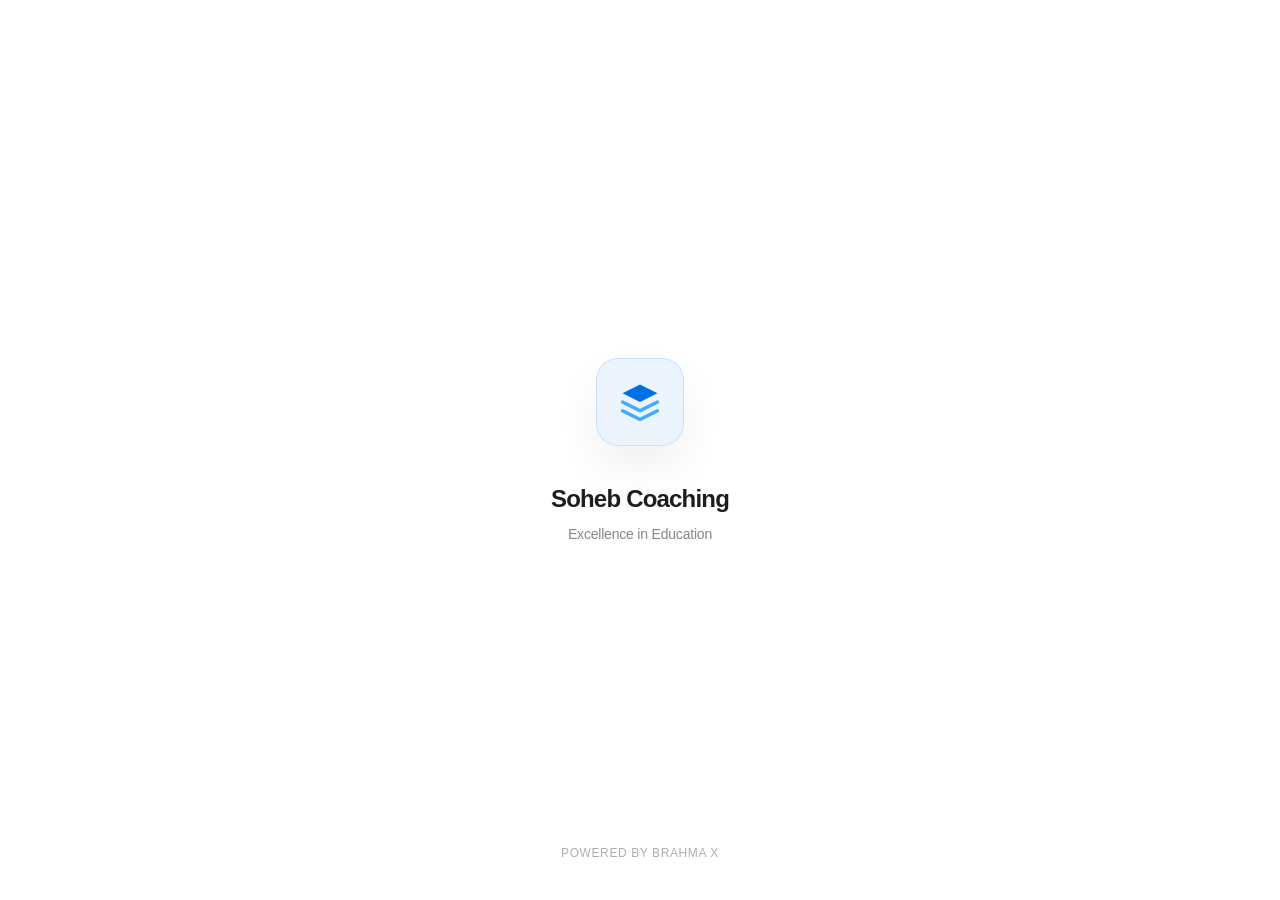
<file: index.html>
<!DOCTYPE html>
<html lang="en">
<head>
    <meta charset="UTF-8">
    <meta name="viewport" content="width=device-width, initial-scale=1.0">
    <title>Soheb Coaching - Home</title>
    <link rel="stylesheet" href="style.css">
</head>
<body>

    <!-- Apple Style Premium Splash Screen (Yeh shuru mein dikhega) -->
    <div id="splash-screen" style="position: fixed; top: 0; left: 0; width: 100%; height: 100%; background: #ffffff; z-index: 9999; display: flex; flex-direction: column; align-items: center; justify-content: center; transition: opacity 0.5s ease;">
        <div class="splash-logo-box">
            <!-- Sleek Minimal Apple Icon -->
            <svg width="42" height="42" viewBox="0 0 24 24" fill="none" xmlns="http://www.w3.org/2000/svg">
                <path d="M12 2L2 7L12 12L22 7L12 2Z" fill="#0071e3"/>
                <path d="M2 17L12 22L22 17" stroke="#42aaff" stroke-width="2" stroke-linecap="round" stroke-linejoin="round"/>
                <path d="M2 12L12 17L22 12" stroke="#42aaff" stroke-width="2" stroke-linecap="round" stroke-linejoin="round"/>
            </svg>
        </div>
        <h1 class="splash-title" style="font-size: 24px; font-weight: 700; color: #1d1d1f; margin-top: 15px;">Soheb Coaching</h1>
        <p class="splash-subtitle" style="font-size: 14px; color: #86868b; margin-top: 5px;">Excellence in Education</p>
        <div class="powered-by" style="position: absolute; bottom: 40px; font-size: 12px; color: #aeaeb2;">powered by Brahma <We></We>X</div>
    </div>

    <!-- Apple Mockup App Container (Main Home Page Content) -->
    <div class="app-container">

        <!-- Scrollable Main Content Wrapper (Fixed banner & cutting issue) -->
        <div class="main-scroll-content" style="overflow-y: auto; flex-grow: 1; padding-bottom: 20px;">
            
            <!-- Top Header -->
            <div class="app-header" style="margin-top: 10px;">
                <h1>Soheb Coaching</h1>
                <div class="avatar-badge">SC</div>
            </div>

            <!-- Search Bar -->
            <div class="search-container">
                <svg class="search-icon" width="18" height="18" viewBox="0 0 24 24" fill="none" xmlns="http://www.w3.org/2000/svg">
                    <path d="M21 21L15 15M17 10C17 13.866 13.866 17 10 17C6.13401 17 3 13.866 3 10C3 6.13401 6.13401 3 10 3C13.866 3 17 6.13401 17 10Z" stroke="#86868b" stroke-width="2" stroke-linecap="round" stroke-linejoin="round"/>
                </svg>
                <input type="text" placeholder="Search students, teachers, records...">
            </div>

            <!-- Scrollable Banners -->
            <div class="banner-scroll-container">
                <div class="banner-card banner-1" style="background-image: linear-gradient(rgba(0,0,0,0.2), rgba(0,0,0,0.2)), url('https://i.ibb.co/rKtgMPpm/file-0000000009f48211b04cd31da444a947.png'); background-size: cover; background-position: center;">
    <span class="banner-tag">Featured</span>
    <div class="banner-content">
        <h3>Excellence in Education</h3>
        <p>Join Soheb Coaching</p>
    </div>
</div>

                <div class="banner-card banner-2">
                    <span class="banner-tag">Advanced</span>
                    <div class="banner-content">
                        <h3>Smart Learning, Future Ready</h3>
                        <p>Join Soheb Coaching</p>
                    </div>
                </div>
            </div>

            <!-- Statements & Control Section -->
            <h2 class="section-title">Statements & Control</h2>
            
            <div class="grid-menu">
                <!-- Teacher Statements Card -->
                <div class="light-card blue-tint" onclick="window.location.href='teachers.html'">
                    <div class="illustration-box">
                        <svg width="24" height="24" viewBox="0 0 24 24" fill="none" xmlns="http://www.w3.org/2000/svg">
                            <path d="M17 21V19C17 17.9391 16.5786 16.9217 15.8284 16.1716C15.0783 15.4214 14.0609 15 13 15H5C3.93913 15 2.92172 15.4214 2.17157 16.1716C1.42143 16.9217 1 17.9391 1 19V21" stroke="#0071e3" stroke-width="2" stroke-linecap="round" stroke-linejoin="round"/>
                            <path d="M9 11C11.2091 11 13 9.20914 13 7C13 4.79086 11.2091 3 9 3C6.79086 3 5 4.79086 5 7C5 9.20914 6.79086 11 9 11Z" stroke="#0071e3" stroke-width="2" stroke-linecap="round" stroke-linejoin="round"/>
                            <path d="M23 21V19C22.9993 18.1137 22.7044 17.2528 22.1614 16.5523C21.6184 15.8519 20.8581 15.3516 20 15.13" stroke="#0071e3" stroke-width="2" stroke-linecap="round" stroke-linejoin="round"/>
                            <path d="M16 3.13C16.8604 3.3516 17.6207 3.85186 18.1637 4.55233C18.7067 5.25281 19.0016 6.11372 19.0016 7C19.0016 7.88628 18.7067 8.74719 18.1637 9.44767C17.6207 10.1481 16.8604 10.6484 16 10.87" stroke="#0071e3" stroke-width="2" stroke-linecap="round" stroke-linejoin="round"/>
                        </svg>
                    </div>
                    <div class="card-text">
                        <h4>Teacher Statements</h4>
                        <p>Manage staff & records</p>
                    </div>
                </div>

                <!-- Student Statements Card -->
                <div class="light-card green-tint" onclick="window.location.href='students.html'">
                    <div class="illustration-box">
                        <svg width="24" height="24" viewBox="0 0 24 24" fill="none" xmlns="http://www.w3.org/2000/svg">
                            <path d="M22 10V18C22 18.5304 21.7893 19.0391 21.4142 19.4142C21.0391 19.7893 20.5304 20 20 20H4C3.46957 20 2.96086 19.7893 2.58579 19.4142C2.21071 19.0391 2 18.5304 2 18V10" stroke="#34c759" stroke-width="2" stroke-linecap="round" stroke-linejoin="round"/>
                            <path d="M12 2L2 7L12 12L22 7L12 2Z" stroke="#34c759" stroke-width="2" stroke-linecap="round" stroke-linejoin="round"/>
                            <path d="M6 12V16" stroke="#34c759" stroke-width="2" stroke-linecap="round" stroke-linejoin="round"/>
                        </svg>
                    </div>
                    <div class="card-text">
                        <h4>Student Statements</h4>
                        <p>Attendance & fee details</p>
                    </div>
                </div>

                <!-- Result Reports Card -->
                <div class="light-card orange-tint" onclick="window.location.href='result-report.html'">
                    <div class="illustration-box" style="color: #ff9500;">
                        <svg width="24" height="24" viewBox="0 0 24 24" fill="none" xmlns="http://www.w3.org/2000/svg">
                            <circle cx="12" cy="8" r="7" stroke="currentColor" stroke-width="2" stroke-linecap="round" stroke-linejoin="round"/>
                            <polyline points="8.21 13.89 7 23 12 20 17 23 15.79 13.88" stroke="currentColor" stroke-width="2" stroke-linecap="round" stroke-linejoin="round"/>
                        </svg>
                    </div>
                    <div class="card-text">
                        <h4>Result Reports</h4>
                        <p>Exam rankings & scores</p>
                    </div>
                </div>
            </div>

        </div>

        <!-- Light Bottom Navigation (Fixed at bottom nicely) -->
        <div class="light-nav">
            <a href="index.html" class="nav-item active">
                <svg width="22" height="22" viewBox="0 0 24 24" fill="none" xmlns="http://www.w3.org/2000/svg">
                    <path d="M3 9L12 2L21 9V20C21 20.5304 20.7893 21.0391 20.4142 21.4142C20.0391 21.7893 19.5304 22 19 22H5C4.46957 22 3.96086 21.7893 3.58579 21.4142C3.21071 21.0391 3 20.5304 3 20V9Z" stroke="currentColor" stroke-width="2" stroke-linecap="round" stroke-linejoin="round"/>
                    <path d="M9 22V12H15V22" stroke="currentColor" stroke-width="2" stroke-linecap="round" stroke-linejoin="round"/>
                </svg>
                <span>Home</span>
            </a>
            <a href="ai-chat.html" class="nav-item">
                <svg width="22" height="22" viewBox="0 0 24 24" fill="none" xmlns="http://www.w3.org/2000/svg">
                    <path d="M21 15C21 15.5304 20.7893 16.0391 20.4142 16.4142C20.0391 16.7893 19.5304 17 19 17H7L3 21V5C3 4.46957 3.21071 3.96086 3.58579 3.58579C3.96086 3.21071 4.46957 3 5 3H19C19.5304 3 20.0391 3.21071 20.4142 3.58579C20.7893 3.96086 21 4.46957 21 5V15Z" stroke="currentColor" stroke-width="2" stroke-linecap="round" stroke-linejoin="round"/>
                </svg>
                <span>Aura AI</span>
            </a>
        </div>

    </div>

    <!-- JavaScript to handle splash screen only once per session -->
    <script>
        if (sessionStorage.getItem('splashShown')) {
            const splash = document.getElementById('splash-screen');
            if (splash) {
                splash.style.display = 'none';
            }
        } else {
            sessionStorage.setItem('splashShown', 'true');
            setTimeout(function() {
                const splash = document.getElementById('splash-screen');
                if (splash) {
                    splash.style.opacity = '0';
                    setTimeout(function() {
                        splash.style.display = 'none';
                    }, 500);
                }
            }, 1800);
        }
    </script>

</body>
</html>
</file>
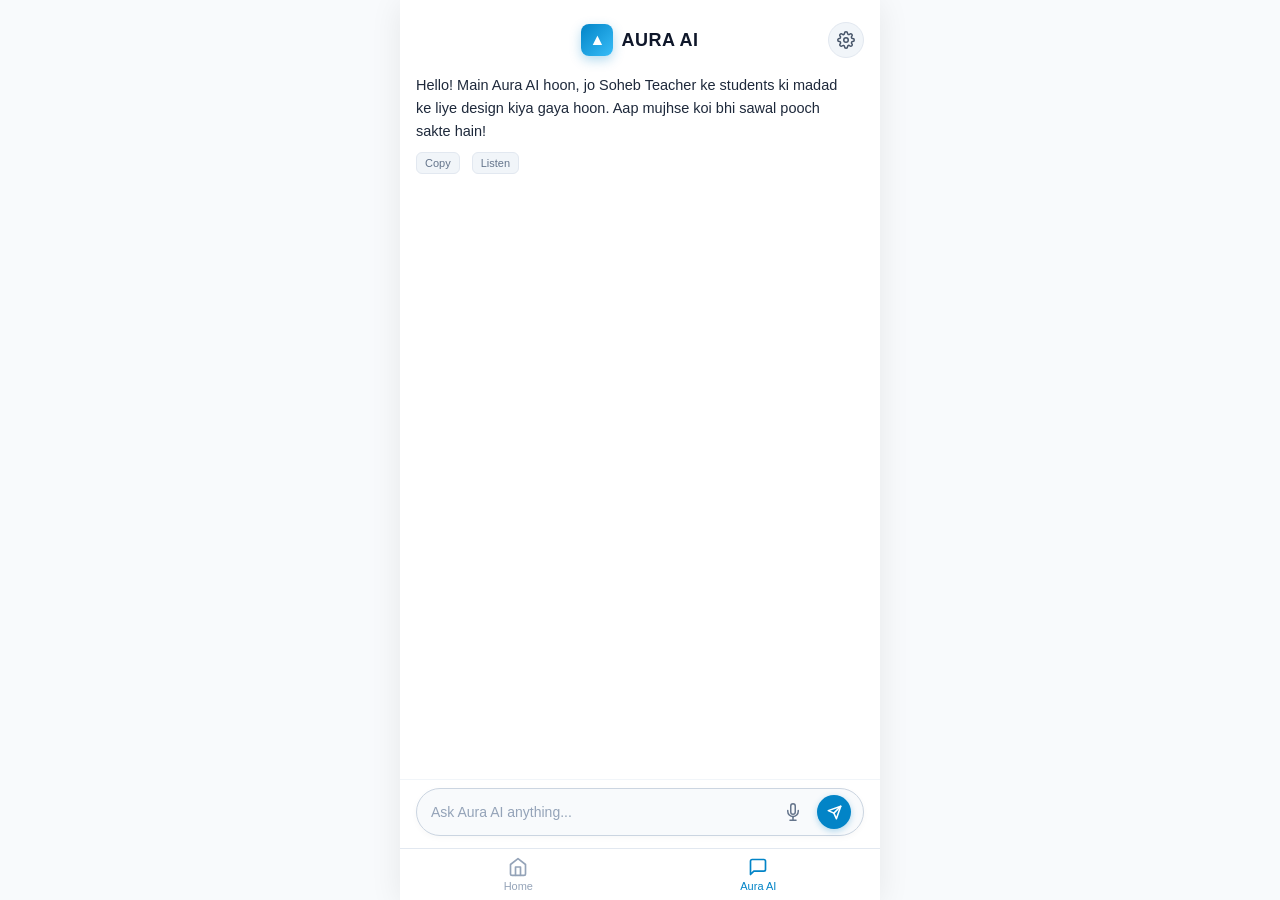
<file: ai-chat.html>
<!DOCTYPE html>
<html lang="en">
<head>
    <meta charset="UTF-8">
    <meta name="viewport" content="width=device-width, initial-scale=1.0">
    <title>Soheb Coaching - Aura AI</title>
    <style>
        body {
            background-color: #f8fafc !important;
            color: #1e293b !important;
            font-family: -apple-system, BlinkMacSystemFont, "Segoe UI", Roboto, sans-serif;
            margin: 0;
            padding: 0;
        }
        .app-container {
            background-color: #ffffff !important;
            color: #1e293b !important;
            min-height: 100vh;
            max-width: 480px;
            margin: 0 auto;
            position: relative;
            box-shadow: 0 4px 30px rgba(0, 0, 0, 0.08);
            display: flex;
            flex-direction: column;
        }
        .app-view {
            display: none;
            padding: 16px;
            flex: 1;
            flex-direction: column;
            box-sizing: border-box;
            position: relative;
        }
        .app-view.active {
            display: flex;
        }
        #view-aura-chat {
            background: #ffffff;
            position: relative;
            padding-bottom: 130px; /* Space for fixed search bar & bottom nav */
        }
        .app-header {
            display: flex;
            align-items: center;
            justify-content: space-between;
            margin-bottom: 16px;
            padding-top: 6px;
            z-index: 10;
        }
        .brand-logo-container {
            display: flex;
            align-items: center;
            gap: 8px;
        }
        .brand-badge {
            width: 32px;
            height: 32px;
            background: linear-gradient(135deg, #0284c7, #38bdf8);
            border-radius: 8px;
            display: flex;
            align-items: center;
            justify-content: center;
            color: white;
            font-weight: 800;
            font-size: 16px;
            box-shadow: 0 4px 12px rgba(2, 132, 199, 0.3);
        }
        .app-header h1 {
            font-size: 18px;
            font-weight: 700;
            color: #0f172a;
            margin: 0;
            letter-spacing: 0.5px;
            text-transform: uppercase;
        }
        .back-btn, .settings-btn {
            width: 36px;
            height: 36px;
            border-radius: 50%;
            background-color: #f1f5f9;
            display: flex;
            align-items: center;
            justify-content: center;
            text-decoration: none;
            border: 1px solid #e2e8f0;
            cursor: pointer;
            color: #475569;
        }
        .light-nav {
            position: fixed;
            bottom: 0;
            left: 50%;
            transform: translateX(-50%);
            width: 100%;
            max-width: 480px;
            background: rgba(255, 255, 255, 0.95);
            backdrop-filter: blur(20px);
            border-top: 1px solid #e2e8f0;
            display: flex;
            justify-content: space-around;
            padding: 8px 0;
            z-index: 1000;
        }
        .nav-item {
            color: #94a3b8;
            text-decoration: none;
            display: flex;
            flex-direction: column;
            align-items: center;
            font-size: 11px;
            gap: 3px;
            cursor: pointer;
        }
        .nav-item.active {
            color: #0284c7;
        }
        .chat-messages {
            flex: 1;
            display: flex;
            flex-direction: column;
            gap: 16px;
            padding-bottom: 20px;
        }
        .message-wrapper {
            display: flex;
            flex-direction: column;
            width: 100%;
        }
        .message-wrapper.outgoing {
            align-items: flex-end;
        }
        .message-wrapper.incoming {
            align-items: flex-start;
        }
        .message {
            max-width: 95%;
            font-size: 14.5px;
            line-height: 1.6;
            word-break: break-word;
        }
        .message.incoming {
            background-color: transparent;
            color: #1e293b;
            padding: 0;
            border: none;
        }
        .message.outgoing {
            background-color: #0284c7;
            color: #ffffff;
            padding: 10px 14px;
            border-radius: 14px;
            border-bottom-right-radius: 4px;
        }
        .message-actions {
            display: flex;
            gap: 12px;
            margin-top: 8px;
        }
        .action-btn {
            background: #f1f5f9;
            border: 1px solid #e2e8f0;
            cursor: pointer;
            color: #64748b;
            display: flex;
            align-items: center;
            gap: 4px;
            font-size: 11px;
            padding: 4px 8px;
            border-radius: 6px;
            transition: background 0.2s;
        }
        .action-btn:hover {
            background: #e2e8f0;
            color: #0f172a;
        }
        
        /* FIXED SEARCH BAR AT BOTTOM (Above Bottom Nav) */
        .chat-input-container-fixed {
            position: fixed;
            bottom: 56px;
            left: 50%;
            transform: translateX(-50%);
            width: 100%;
            max-width: 480px;
            background: #ffffff;
            padding: 8px 16px;
            box-sizing: border-box;
            z-index: 999;
            border-top: 1px solid #f1f5f9;
        }
        .chat-input-area {
            display: flex;
            gap: 8px;
            align-items: center;
            background: #f8fafc;
            border: 1px solid #cbd5e1;
            padding: 6px 12px;
            border-radius: 28px;
            box-shadow: 0 2px 6px rgba(0,0,0,0.03);
        }
        .chat-input-area input {
            flex: 1;
            border: none;
            background: transparent;
            font-size: 14px;
            outline: none;
            color: #0f172a;
        }
        .chat-input-area input::placeholder {
            color: #94a3b8;
        }
        .mic-btn {
            background: transparent;
            border: none;
            cursor: pointer;
            color: #64748b;
            width: 32px;
            height: 32px;
            display: flex;
            align-items: center;
            justify-content: center;
            border-radius: 50%;
        }
        .mic-btn.listening {
            color: #ef4444;
            background: rgba(239, 68, 68, 0.1);
        }
        .send-btn {
            background: #0284c7;
            color: white;
            border: none;
            width: 34px;
            height: 34px;
            border-radius: 50%;
            display: flex;
            align-items: center;
            justify-content: center;
            cursor: pointer;
            box-shadow: 0 2px 6px rgba(2, 132, 199, 0.3);
        }
        .statement-box {
            background: #f8fafc;
            border: 1px solid #e2e8f0;
            border-radius: 16px;
            padding: 16px;
            margin-bottom: 16px;
        }
        .form-group {
            margin-bottom: 14px;
        }
        .form-group label {
            display: block;
            font-size: 13px;
            font-weight: 600;
            color: #64748b;
            margin-bottom: 6px;
        }
        .form-group input {
            width: 100%;
            padding: 10px 14px;
            background-color: #ffffff;
            border: 1px solid #cbd5e1;
            border-radius: 10px;
            font-size: 14px;
            color: #0f172a;
            outline: none;
            box-sizing: border-box;
        }
        .primary-btn {
            width: 100%;
            background: #0284c7;
            color: white;
            border: none;
            padding: 12px;
            border-radius: 12px;
            font-size: 15px;
            font-weight: 600;
            cursor: pointer;
            margin-top: 10px;
        }
    </style>
</head>
<body>
    <div class="app-container">
        <!-- Chat View -->
        <div id="view-aura-chat" class="app-view active">
            <div class="app-header">
                <div style="width: 36px;"></div>
                <div class="brand-logo-container">
                    <div class="brand-badge">▲</div>
                    <h1>Aura AI</h1>
                </div>
                <button onclick="switchView('view-aura-settings')" class="settings-btn">
                    <svg width="18" height="18" viewBox="0 0 24 24" fill="none" stroke="currentColor" stroke-width="2" stroke-linecap="round" stroke-linejoin="round"><circle cx="12" cy="12" r="3"/><path d="M19.4 15a1.65 1.65 0 0 0 .33 1.82l.06.06a2 2 0 0 1 0 2.83 2 2 0 0 1-2.83 0l-.06-.06a1.65 1.65 0 0 0-1.82-.33 1.65 1.65 0 0 0-1 1.51V21a2 2 0 0 1-2 2 2 2 0 0 1-2-2v-.09A1.65 1.65 0 0 0 9 19.4a1.65 1.65 0 0 0-1.82.33l-.06.06a2 2 0 0 1-2.83 0 2 2 0 0 1 0-2.83l.06-.06a1.65 1.65 0 0 0 .33-1.82 1.65 1.65 0 0 0-1.51-1H3a2 2 0 0 1-2-2 2 2 0 0 1 2-2h.09A1.65 1.65 0 0 0 4.6 9a1.65 1.65 0 0 0-.33-1.82l-.06-.06a2 2 0 0 1 0-2.83 2 2 0 0 1 2.83 0l.06.06a1.65 1.65 0 0 0 1.82.33H9a1.65 1.65 0 0 0 1-1.51V3a2 2 0 0 1 2-2 2 2 0 0 1 2 2v.09a1.65 1.65 0 0 0 1 1.51 1.65 1.65 0 0 0 1.82-.33l.06-.06a2 2 0 0 1 2.83 0 2 2 0 0 1 0 2.83l-.06-.06a1.65 1.65 0 0 0-.33 1.82V9a1.65 1.65 0 0 0 1.51 1H21a2 2 0 0 1 2 2 2 2 0 0 1-2 2h-.09a1.65 1.65 0 0 0-1.51 1z"/></svg>
                </button>
            </div>

            <!-- Messages container -->
            <div class="chat-messages" id="chatContainer"></div>

            <!-- Fixed Input Bar -->
            <div class="chat-input-container-fixed">
                <div class="chat-input-area">
                    <input type="text" id="userInput" placeholder="Ask Aura AI anything..." onkeypress="handleKeyPress(event)">
                    <button id="micBtn" class="mic-btn" onclick="toggleSpeechRecognition()" title="Speak to Aura">
                        <svg width="18" height="18" viewBox="0 0 24 24" fill="none" stroke="currentColor" stroke-width="2" stroke-linecap="round" stroke-linejoin="round"><path d="M12 1a3 3 0 0 0-3 3v8a3 3 0 0 0 6 0V4a3 3 0 0 0-3-3z"/><path d="M19 10v1a7 7 0 0 1-14 0v-1"/><line x1="12" y1="19" x2="12" y2="23"/><line x1="8" y1="23" x2="16" y2="23"/></svg>
                    </button>
                    <button class="send-btn" onclick="sendMessage()">
                        <svg width="15" height="15" viewBox="0 0 24 24" fill="none" stroke="currentColor" stroke-width="2.5" stroke-linecap="round" stroke-linejoin="round"><line x1="22" y1="2" x2="11" y2="13"/><polygon points="22 2 15 22 11 13 2 9 22 2"/></svg>
                    </button>
                </div>
            </div>
        </div>

        <!-- Settings View -->
        <div id="view-aura-settings" class="app-view">
            <div class="app-header">
                <button onclick="switchView('view-aura-chat')" class="back-btn">
                    <svg width="16" height="16" viewBox="0 0 24 24" fill="none" stroke="currentColor" stroke-width="2.5" stroke-linecap="round" stroke-linejoin="round"><path d="M15 18l-6-6 6-6"/></svg>
                </button>
                <h1>AI Configurations</h1>
                <div style="width: 36px;"></div>
            </div>

            <div class="statement-box">
                <h3 style="font-size: 16px; margin: 0 0 12px 0; color: #0f172a;">Groq API Settings</h3>
                <div class="form-group">
                    <label for="apiKeyInput">Groq API Key</label>
                    <input type="password" id="apiKeyInput" placeholder="Enter API key here...">
                </div>
                <button class="primary-btn" onclick="saveApiSettings()">Save Configurations</button>
            </div>
        </div>

        <!-- Bottom Navigation -->
        <div class="light-nav">
            <a href="index.html" class="nav-item">
                <svg width="20" height="20" viewBox="0 0 24 24" fill="none" stroke="currentColor" stroke-width="2" stroke-linecap="round" stroke-linejoin="round"><path d="M3 9l9-7 9 7v11a2 2 0 0 1-2 2H5a2 2 0 0 1-2-2z"/><polyline points="9 22 9 12 15 12 15 22"/></svg>
                Home
            </a>
            <div class="nav-item active" onclick="switchView('view-aura-chat')">
                <svg width="20" height="20" viewBox="0 0 24 24" fill="none" stroke="currentColor" stroke-width="2" stroke-linecap="round" stroke-linejoin="round"><path d="M21 15a2 2 0 0 1-2 2H7l-4 4V5a2 2 0 0 1 2-2h14a2 2 0 0 1 2 2z"/></svg>
                Aura AI
            </div>
        </div>
    </div>

    <script>
        let defaultApiKey = "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";

        function switchView(viewId) {
            let views = document.getElementsByClassName('app-view');
            for (let i = 0; i < views.length; i++) {
                views[i].classList.remove('active');
            }
            document.getElementById(viewId).classList.add('active');
            window.scrollTo(0, 0);
        }

        function handleKeyPress(event) {
            if (event.key === 'Enter') {
                sendMessage();
            }
        }

        // --- BROWSER STORAGE & 200 MESSAGES LIMIT HISTORY LOGIC ---
        function getChatHistory() {
            let history = localStorage.getItem('aura_chat_history');
            if (!history) {
                return [
                    { role: 'incoming', text: "Hello! Main Aura AI hoon, jo Soheb Teacher ke students ki madad ke liye design kiya gaya hoon. Aap mujhse koi bhi sawal pooch sakte hain!" }
                ];
            }
            return JSON.parse(history);
        }

        function saveChatHistory(history) {
            // Agar messages 200 se zyada ho jayein, toh piche wale delete kar do
            if (history.length > 200) {
                history = history.slice(history.length - 200);
            }
            localStorage.setItem('aura_chat_history', JSON.stringify(history));
        }

        function renderHistory() {
            let chatContainer = document.getElementById('chatContainer');
            chatContainer.innerHTML = '';
            let history = getChatHistory();

            history.forEach(item => {
                let wrapper = document.createElement('div');
                wrapper.className = `message-wrapper ${item.role}`;

                let msg = document.createElement('div');
                msg.className = `message ${item.role}`;
                msg.innerText = item.text;
                wrapper.appendChild(msg);

                if (item.role === 'incoming') {
                    let actions = document.createElement('div');
                    actions.className = 'message-actions';
                    actions.innerHTML = `
                        <button class="action-btn" onclick="copyText(this)"><svg width="13" height="13" viewBox="0 0 24 24" fill="none" stroke="currentColor" stroke-width="2"><rect x="9" y="9" width="13" height="13" rx="2" ry="2"/><path d="M5 15H4a2 2 0 0 1-2-2V4a2 2 0 0 1 2-2h9a2 2 0 0 1 2 2v1"/></svg> Copy</button>
                        <button class="action-btn" onclick="speakText(this)"><svg width="13" height="13" viewBox="0 0 24 24" fill="none" stroke="currentColor" stroke-width="2"><polygon points="11 5 6 9 2 9 2 15 6 15 11 19 11 5"/><path d="M15.54 8.46a5 5 0 0 1 0 7.07"/><path d="M19.07 4.93a10 10 0 0 1 0 14.14"/></svg> Listen</button>
                    `;
                    wrapper.appendChild(actions);
                }
                chatContainer.appendChild(wrapper);
            });
        }

        // Speech Recognition (Mic)
        let recognition;
        let isListening = false;
        function toggleSpeechRecognition() {
            const micBtn = document.getElementById('micBtn');
            const inputField = document.getElementById('userInput');
            if (!('webkitSpeechRecognition' in window) && !('SpeechRecognition' in window)) {
                alert('Speech recognition not supported in this browser.');
                return;
            }
            if (isListening) {
                if (recognition) recognition.stop();
                return;
            }
            const SpeechRecognition = window.SpeechRecognition || window.webkitSpeechRecognition;
            recognition = new SpeechRecognition();
            recognition.lang = 'hi-IN';
            recognition.interimResults = false;

            recognition.onstart = () => { isListening = true; micBtn.classList.add('listening'); inputField.placeholder = "Sun rahe hain..."; };
            recognition.onresult = (e) => { inputField.value = e.results[0][0].transcript; };
            recognition.onerror = () => { stopMic(); };
            recognition.onend = () => { stopMic(); if(inputField.value.trim() !== '') sendMessage(); };
            recognition.start();
        }
        function stopMic() {
            isListening = false;
            document.getElementById('micBtn').classList.remove('listening');
            document.getElementById('userInput').placeholder = "Ask Aura AI anything...";
        }

        function copyText(btn) {
            let text = btn.closest('.message-wrapper').querySelector('.message').innerText;
            navigator.clipboard.writeText(text).then(() => {
                btn.innerText = "Copied!";
                setTimeout(() => { btn.innerHTML = `<svg width="13" height="13" viewBox="0 0 24 24" fill="none" stroke="currentColor" stroke-width="2"><rect x="9" y="9" width="13" height="13" rx="2" ry="2"/><path d="M5 15H4a2 2 0 0 1-2-2V4a2 2 0 0 1 2-2h9a2 2 0 0 1 2 2v1"/></svg> Copy`; }, 2000);
            });
        }

        function speakText(btn) {
            let text = btn.closest('.message-wrapper').querySelector('.message').innerText;
            if ('speechSynthesis' in window) {
                window.speechSynthesis.cancel();
                let utterance = new SpeechSynthesisUtterance(text);
                utterance.lang = /[\u0900-\u097F]/.test(text) ? 'hi-IN' : 'en-US';
                window.speechSynthesis.speak(utterance);
            }
        }

        async function sendMessage() {
            let inputField = document.getElementById('userInput');
            let text = inputField.value.trim();
            if (text === '') return;

            let history = getChatHistory();
            history.push({ role: 'outgoing', text: text });
            saveChatHistory(history);
            renderHistory();
            inputField.value = '';

            // Note: Auto-scroll nahi kiya gaya hai taaki user ki screen wahi rahe jahan woh hai.

            let chatContainer = document.getElementById('chatContainer');
            let loadingWrapper = document.createElement('div');
            loadingWrapper.className = 'message-wrapper incoming';
            loadingWrapper.id = 'loadingMsg';
            let loadingMsg = document.createElement('div');
            loadingMsg.className = 'message incoming';
            loadingMsg.style.color = "#64748b";
            loadingMsg.innerText = "Aura AI soch rahi hai...";
            loadingWrapper.appendChild(loadingMsg);
            chatContainer.appendChild(loadingWrapper);

            let apiKey = localStorage.getItem('aura_api_key') || defaultApiKey;
            let systemPrompt = "Tum Aura AI ho, jo Soheb Coaching Centre aur chote schools/coachings ke students ke liye banayi gayi ek smart AI ho. Is platform ko Shivam Kumar Jha ne banaya hai. Hamesha user ki bhasha mein vistaar se aur spasht roop mein jawab do.";

            try {
                let response = await fetch("https://api.groq.com/openai/v1/chat/completions", {
                    method: "POST",
                    headers: {
                        "Authorization": `Bearer ${apiKey}`,
                        "Content-Type": "application/json"
                    },
                    body: JSON.stringify({
                        model: "openai/gpt-oss-120b",
                        messages: [
                            { role: "system", content: systemPrompt },
                            { role: "user", content: text }
                        ]
                    })
                });

                let data = await response.json();
                let loadEl = document.getElementById('loadingMsg');
                if (loadEl) loadEl.remove();

                if (data.choices && data.choices.length > 0) {
                    let aiReply = data.choices[0].message.content;
                    let currentHistory = getChatHistory();
                    currentHistory.push({ role: 'incoming', text: aiReply });
                    saveChatHistory(currentHistory);
                    renderHistory();
                } else if (data.error) {
                    let currentHistory = getChatHistory();
                    currentHistory.push({ role: 'incoming', text: "Error: " + data.error.message });
                    saveChatHistory(currentHistory);
                    renderHistory();
                }
            } catch (err) {
                let loadEl = document.getElementById('loadingMsg');
                if (loadEl) loadEl.remove();
                let currentHistory = getChatHistory();
                currentHistory.push({ role: 'incoming', text: "Network connection error! Kripya apna internet check karein." });
                saveChatHistory(currentHistory);
                renderHistory();
            }
        }

        function saveApiSettings() {
            let key = document.getElementById('apiKeyInput').value.trim();
            if(key !== '') {
                localStorage.setItem('aura_api_key', key);
                alert('API key successfully save ho gayi hai!');
                switchView('view-aura-chat');
            } else {
                alert('Kripya valid API key enter karein.');
            }
        }

        window.onload = function() {
            document.getElementById('apiKeyInput').value = localStorage.getItem('aura_api_key') || defaultApiKey;
            renderHistory();
        }
    </script>
<script>
    // 1. History aur Back Button System (Native App Behavior)
    window.history.replaceState({ page: 'root' }, "", "");

    window.addEventListener('popstate', function(event) {
        // Jab user piche jaye aur history khatam ho jaye, tab app minimize/close ho
        if (!event.state) {
            window.history.back();
        }
    });

    // 2. Browser Storage & 200 Messages Limit History Logic
    function getChatHistory() {
        let history = localStorage.getItem('aura_chat_history');
        if (!history) {
            return [
                { role: 'incoming', text: "Hello! Main Aura AI hoon, jo Soheb Teacher ke students ki madad ke liye design kiya gaya hoon. Aap mujhse koi bhi sawal pooch sakte hain!" }
            ];
        }
        return JSON.parse(history);
    }

    function saveChatHistory(history) {
        if (history.length > 200) {
            history = history.slice(history.length - 200); // 200 se zyada hote hi purana delete hota jayega
        }
        localStorage.setItem('aura_chat_history', JSON.stringify(history));
    }

    function renderHistory() {
        let chatContainer = document.getElementById('chatContainer');
        if (!chatContainer) return;
        chatContainer.innerHTML = '';
        let history = getChatHistory();

        history.forEach(item => {
            let wrapper = document.createElement('div');
            wrapper.className = `message-wrapper ${item.role}`;

            let msg = document.createElement('div');
            msg.className = `message ${item.role}`;
            msg.innerText = item.text;
            wrapper.appendChild(msg);

            if (item.role === 'incoming') {
                let actions = document.createElement('div');
                actions.className = 'message-actions';
                actions.innerHTML = `
                    <button class="action-btn" onclick="copyText(this)">Copy</button>
                    <button class="action-btn" onclick="speakText(this)">Listen</button>
                `;
                wrapper.appendChild(actions);
            }
            chatContainer.appendChild(wrapper);
        });
    }

    window.onload = function() {
        renderHistory();
    };
</script>

</body>
</html>
</file>
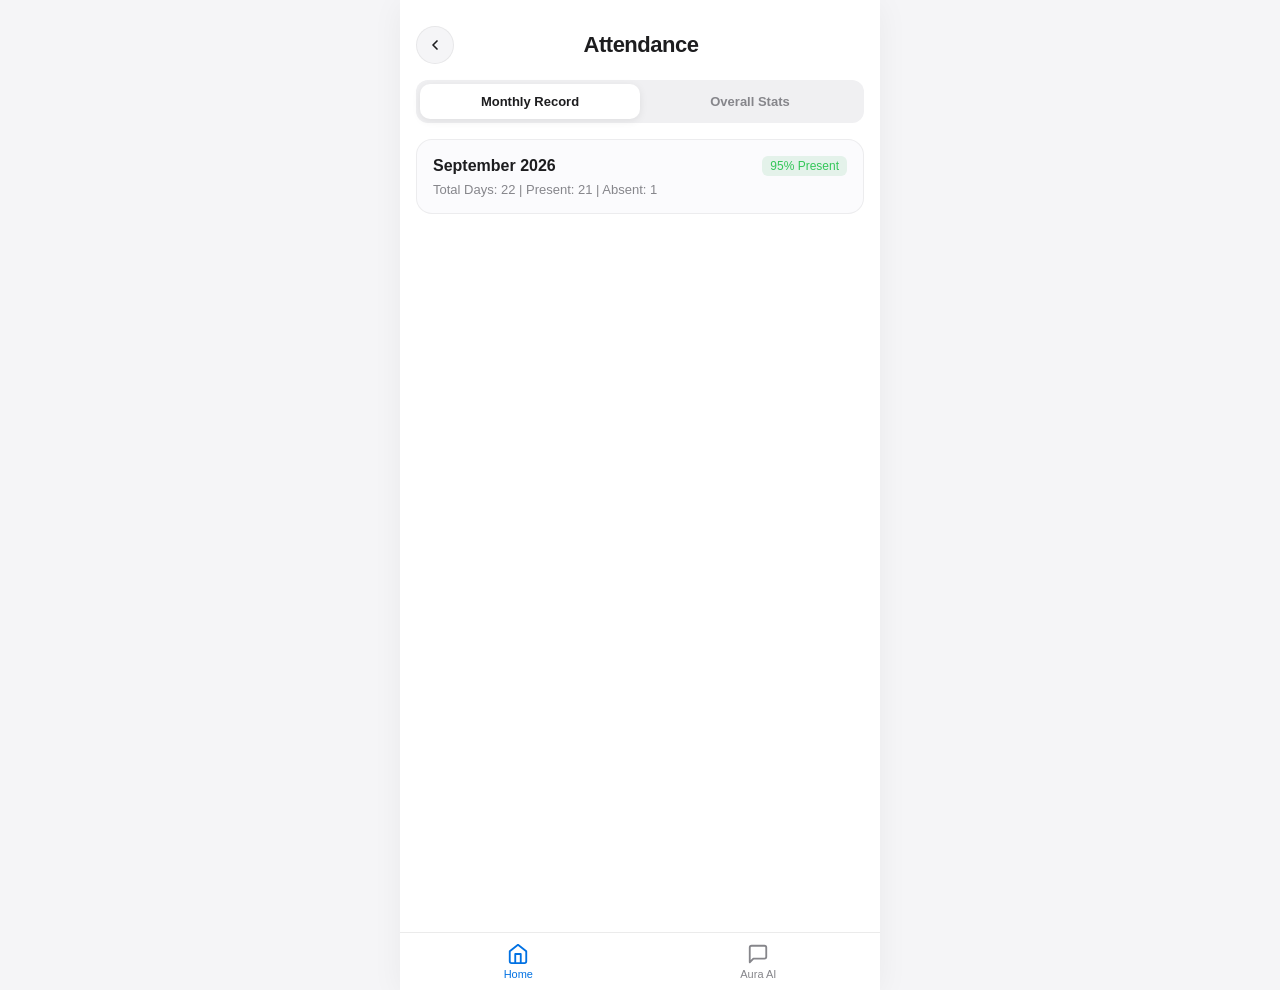
<file: attendance.html>
<!DOCTYPE html>
<html lang="en">
<head>
    <meta charset="UTF-8">
    <meta name="viewport" content="width=device-width, initial-scale=1.0">
    <title>Soheb Coaching - Attendance Report</title>
    <style>
        body {
            background-color: #f5f5f7 !important;
            color: #1d1d1f !important;
            font-family: -apple-system, BlinkMacSystemFont, "Segoe UI", Roboto, sans-serif;
            margin: 0;
            padding: 0;
        }
        .app-container {
            background-color: #ffffff !important;
            color: #1d1d1f !important;
            min-height: 100vh;
            max-width: 480px;
            margin: 0 auto;
            position: relative;
            box-shadow: 0 4px 30px rgba(0, 0, 0, 0.05);
            padding-bottom: 90px;
        }
        .app-view {
            padding: 16px;
        }
        .app-header {
            display: flex;
            align-items: center;
            justify-content: space-between;
            margin-bottom: 16px;
            padding-top: 10px;
        }
        .app-header h1 {
            font-size: 22px;
            font-weight: 700;
            color: #1d1d1f;
            margin: 0;
            letter-spacing: -0.5px;
        }
        .back-btn {
            width: 36px;
            height: 36px;
            border-radius: 50%;
            background-color: #f5f5f7;
            display: flex;
            align-items: center;
            justify-content: center;
            text-decoration: none;
            border: 1px solid rgba(0, 0, 0, 0.06);
            cursor: pointer;
        }
        .statement-box {
            background: #fbfbfd;
            border: 1px solid rgba(0, 0, 0, 0.06);
            border-radius: 16px;
            padding: 16px;
            margin-bottom: 12px;
        }
        .tab-container {
            display: flex;
            background-color: #f0f0f2;
            border-radius: 12px;
            padding: 4px;
            margin-bottom: 16px;
        }
        .tab-btn {
            flex: 1;
            text-align: center;
            padding: 10px;
            font-size: 13px;
            font-weight: 600;
            color: #86868b;
            background: transparent;
            border: none;
            border-radius: 10px;
            cursor: pointer;
            transition: all 0.2s ease;
        }
        .tab-btn.active {
            background-color: #ffffff;
            color: #1d1d1f;
            box-shadow: 0 2px 8px rgba(0, 0, 0, 0.08);
        }
        .tab-content {
            display: none;
        }
        .tab-content.active {
            display: block;
        }
        .light-nav {
            position: absolute;
            bottom: 0;
            left: 0;
            right: 0;
            background: rgba(255, 255, 255, 0.95);
            backdrop-filter: blur(20px);
            border-top: 1px solid rgba(0, 0, 0, 0.08);
            display: flex;
            justify-content: space-around;
            padding: 10px 0;
            z-index: 100;
        }
        .nav-item {
            color: #86868b;
            text-decoration: none;
            display: flex;
            flex-direction: column;
            align-items: center;
            font-size: 11px;
            gap: 3px;
        }
        .nav-item.active {
            color: #0071e3;
        }
    </style>
</head>
<body>
    <div class="app-container">
        <div class="app-view">
            <div class="app-header">
                <a href="student-profile.html" class="back-btn">
                    <svg width="16" height="16" viewBox="0 0 24 24" fill="none" stroke="#1d1d1f" stroke-width="2.5" stroke-linecap="round" stroke-linejoin="round"><path d="M15 18l-6-6 6-6"/></svg>
                </a>
                <h1>Attendance</h1>
                <div style="width: 36px;"></div>
            </div>

            <div class="tab-container">
                <button class="tab-btn active" onclick="switchTab(event, 'att-monthly', 'att-tab')">Monthly Record</button>
                <button class="tab-btn" onclick="switchTab(event, 'att-summary', 'att-tab')">Overall Stats</button>
            </div>

            <div id="att-monthly" class="tab-content att-tab active">
                <div class="statement-box">
                    <div style="display: flex; justify-content: space-between; align-items: center; margin-bottom: 6px;">
                        <span style="font-weight: 600; color: #1d1d1f;">September 2026</span>
                        <span style="font-size: 12px; color: #34c759; background: #e4f2ea; padding: 3px 8px; border-radius: 6px;">95% Present</span>
                    </div>
                    <p style="color: #86868b; font-size: 13px; margin: 0;">Total Days: 22 | Present: 21 | Absent: 1</p>
                </div>
            </div>

            <div id="att-summary" class="tab-content att-tab">
                <div class="statement-box">
                    <p style="color: #86868b; font-size: 13px; margin: 0 0 4px 0;">Overall Attendance Rate</p>
                    <h3 style="font-size: 20px; color: #34c759; margin: 0;">94.5% (Present)</h3>
                </div>
            </div>
        </div>

        <div class="light-nav">
            <a href="index.html" class="nav-item active">
                <svg width="22" height="22" viewBox="0 0 24 24" fill="none" stroke="currentColor" stroke-width="2" stroke-linecap="round" stroke-linejoin="round"><path d="M3 9l9-7 9 7v11a2 2 0 0 1-2 2H5a2 2 0 0 1-2-2z"/><polyline points="9 22 9 12 15 12 15 22"/></svg>
                Home
            </a>
            <a href="ai-chat.html" class="nav-item">
                <svg width="22" height="22" viewBox="0 0 24 24" fill="none" stroke="currentColor" stroke-width="2" stroke-linecap="round" stroke-linejoin="round"><path d="M21 15a2 2 0 0 1-2 2H7l-4 4V5a2 2 0 0 1 2-2h14a2 2 0 0 1 2 2z"/></svg>
                Aura AI
            </a>
        </div>
    </div>

    <script>
        function switchTab(evt, tabId, groupClassName) {
            let tabs = document.getElementsByClassName(groupClassName);
            for (let t of tabs) {
                t.classList.remove('active');
            }
            let buttons = evt.currentTarget.parentElement.getElementsByClassName('tab-btn');
            for (let b of buttons) {
                b.classList.remove('active');
            }
            document.getElementById(tabId).classList.add('active');
            evt.currentTarget.classList.add('active');
        }
    </script>
</body>
</html>
</file>
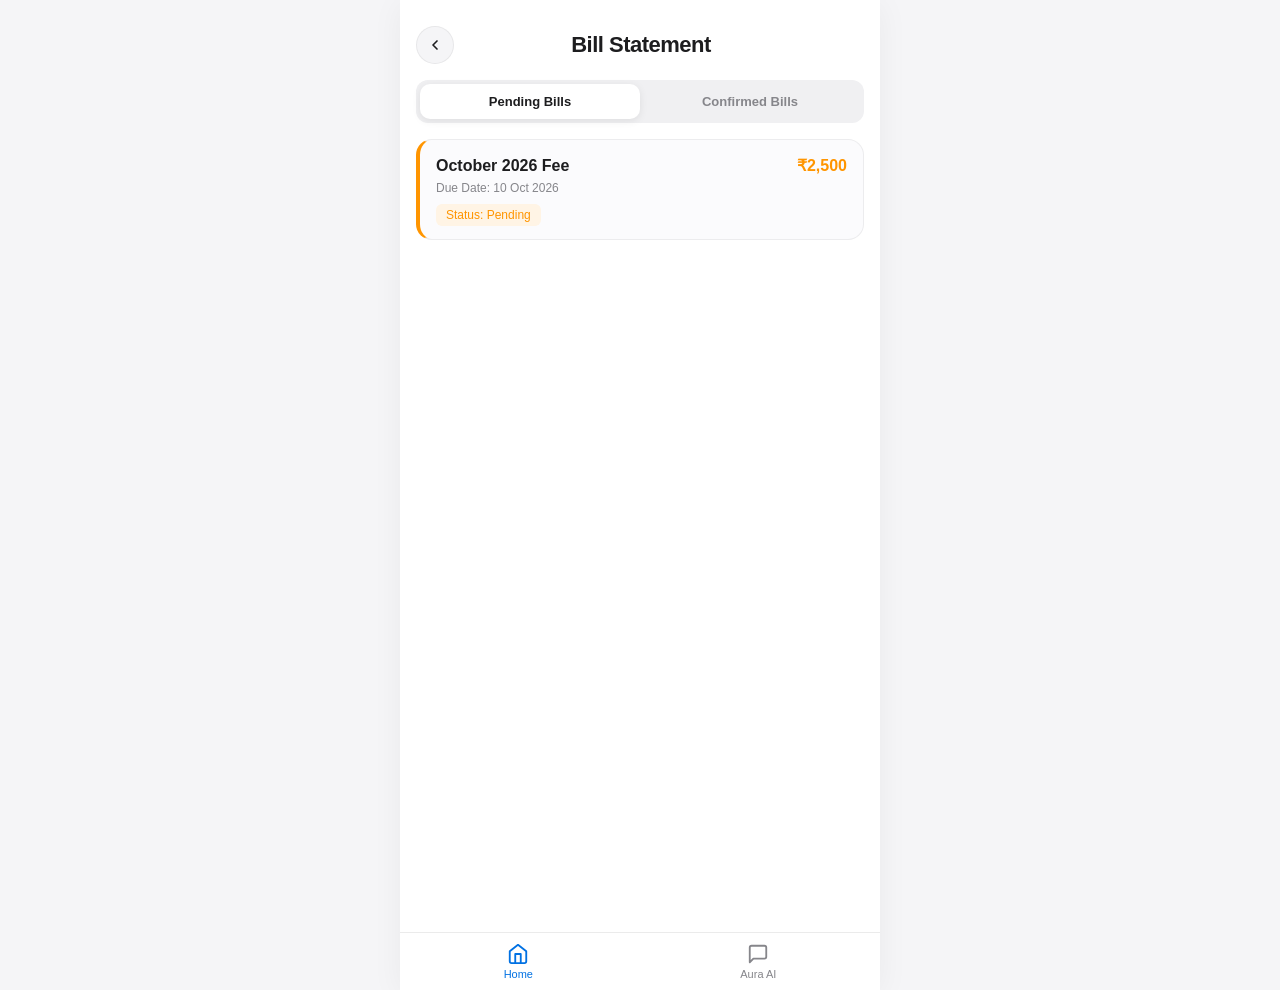
<file: bill.html>
<!DOCTYPE html>
<html lang="en">
<head>
    <meta charset="UTF-8">
    <meta name="viewport" content="width=device-width, initial-scale=1.0">
    <title>Soheb Coaching - Bill Statement</title>
    <style>
        body {
            background-color: #f5f5f7 !important;
            color: #1d1d1f !important;
            font-family: -apple-system, BlinkMacSystemFont, "Segoe UI", Roboto, sans-serif;
            margin: 0;
            padding: 0;
        }
        .app-container {
            background-color: #ffffff !important;
            color: #1d1d1f !important;
            min-height: 100vh;
            max-width: 480px;
            margin: 0 auto;
            position: relative;
            box-shadow: 0 4px 30px rgba(0, 0, 0, 0.05);
            padding-bottom: 90px;
        }
        .app-view {
            padding: 16px;
        }
        .app-header {
            display: flex;
            align-items: center;
            justify-content: space-between;
            margin-bottom: 16px;
            padding-top: 10px;
        }
        .app-header h1 {
            font-size: 22px;
            font-weight: 700;
            color: #1d1d1f;
            margin: 0;
            letter-spacing: -0.5px;
        }
        .back-btn {
            width: 36px;
            height: 36px;
            border-radius: 50%;
            background-color: #f5f5f7;
            display: flex;
            align-items: center;
            justify-content: center;
            text-decoration: none;
            border: 1px solid rgba(0, 0, 0, 0.06);
            cursor: pointer;
        }
        .statement-box {
            background: #fbfbfd;
            border: 1px solid rgba(0, 0, 0, 0.06);
            border-radius: 16px;
            padding: 16px;
            margin-bottom: 12px;
        }
        .tab-container {
            display: flex;
            background-color: #f0f0f2;
            border-radius: 12px;
            padding: 4px;
            margin-bottom: 16px;
        }
        .tab-btn {
            flex: 1;
            text-align: center;
            padding: 10px;
            font-size: 13px;
            font-weight: 600;
            color: #86868b;
            background: transparent;
            border: none;
            border-radius: 10px;
            cursor: pointer;
            transition: all 0.2s ease;
        }
        .tab-btn.active {
            background-color: #ffffff;
            color: #1d1d1f;
            box-shadow: 0 2px 8px rgba(0, 0, 0, 0.08);
        }
        .tab-content {
            display: none;
        }
        .tab-content.active {
            display: block;
        }
        .light-nav {
            position: absolute;
            bottom: 0;
            left: 0;
            right: 0;
            background: rgba(255, 255, 255, 0.95);
            backdrop-filter: blur(20px);
            border-top: 1px solid rgba(0, 0, 0, 0.08);
            display: flex;
            justify-content: space-around;
            padding: 10px 0;
            z-index: 100;
        }
        .nav-item {
            color: #86868b;
            text-decoration: none;
            display: flex;
            flex-direction: column;
            align-items: center;
            font-size: 11px;
            gap: 3px;
        }
        .nav-item.active {
            color: #0071e3;
        }
    </style>
</head>
<body>
    <div class="app-container">
        <div class="app-view">
            <div class="app-header">
                <a href="student-profile.html" class="back-btn">
                    <svg width="16" height="16" viewBox="0 0 24 24" fill="none" stroke="#1d1d1f" stroke-width="2.5" stroke-linecap="round" stroke-linejoin="round"><path d="M15 18l-6-6 6-6"/></svg>
                </a>
                <h1>Bill Statement</h1>
                <div style="width: 36px;"></div>
            </div>

            <div class="tab-container">
                <button class="tab-btn active" onclick="switchTab(event, 'bill-pending', 'bill-tab')">Pending Bills</button>
                <button class="tab-btn" onclick="switchTab(event, 'bill-confirmed', 'bill-tab')">Confirmed Bills</button>
            </div>

            <div id="bill-pending" class="tab-content bill-tab active">
                <div class="statement-box" style="border-left: 4px solid #ff9500;">
                    <div style="display: flex; justify-content: space-between; align-items: center; margin-bottom: 6px;">
                        <span style="font-weight: 600; color: #1d1d1f;">October 2026 Fee</span>
                        <span style="color: #ff9500; font-weight: 600;">₹2,500</span>
                    </div>
                    <p style="color: #86868b; font-size: 12px; margin: 0 0 10px 0;">Due Date: 10 Oct 2026</p>
                    <span style="font-size: 12px; color: #ff9500; background: #fff4e5; padding: 4px 10px; border-radius: 6px;">Status: Pending</span>
                </div>
            </div>

            <div id="bill-confirmed" class="tab-content bill-tab">
                <div class="statement-box" style="border-left: 4px solid #34c759;">
                    <div style="display: flex; justify-content: space-between; align-items: center; margin-bottom: 6px;">
                        <span style="font-weight: 600; color: #1d1d1f;">September 2026 Fee</span>
                        <span style="color: #34c759; font-weight: 600;">₹2,500</span>
                    </div>
                    <p style="color: #86868b; font-size: 12px; margin: 0 0 10px 0;">Paid on: 02 Sep 2026</p>
                    <span style="font-size: 12px; color: #34c759; background: #e4f2ea; padding: 4px 10px; border-radius: 6px;">Status: Confirmed / Paid</span>
                </div>
            </div>
        </div>

        <div class="light-nav">
            <a href="index.html" class="nav-item active">
                <svg width="22" height="22" viewBox="0 0 24 24" fill="none" stroke="currentColor" stroke-width="2" stroke-linecap="round" stroke-linejoin="round"><path d="M3 9l9-7 9 7v11a2 2 0 0 1-2 2H5a2 2 0 0 1-2-2z"/><polyline points="9 22 9 12 15 12 15 22"/></svg>
                Home
            </a>
            <a href="ai-chat.html" class="nav-item">
                <svg width="22" height="22" viewBox="0 0 24 24" fill="none" stroke="currentColor" stroke-width="2" stroke-linecap="round" stroke-linejoin="round"><path d="M21 15a2 2 0 0 1-2 2H7l-4 4V5a2 2 0 0 1 2-2h14a2 2 0 0 1 2 2z"/></svg>
                Aura AI
            </a>
        </div>
    </div>

    <script>
        function switchTab(evt, tabId, groupClassName) {
            let tabs = document.getElementsByClassName(groupClassName);
            for (let t of tabs) {
                t.classList.remove('active');
            }
            let buttons = evt.currentTarget.parentElement.getElementsByClassName('tab-btn');
            for (let b of buttons) {
                b.classList.remove('active');
            }
            document.getElementById(tabId).classList.add('active');
            evt.currentTarget.classList.add('active');
        }
    </script>
</body>
</html>
</file>
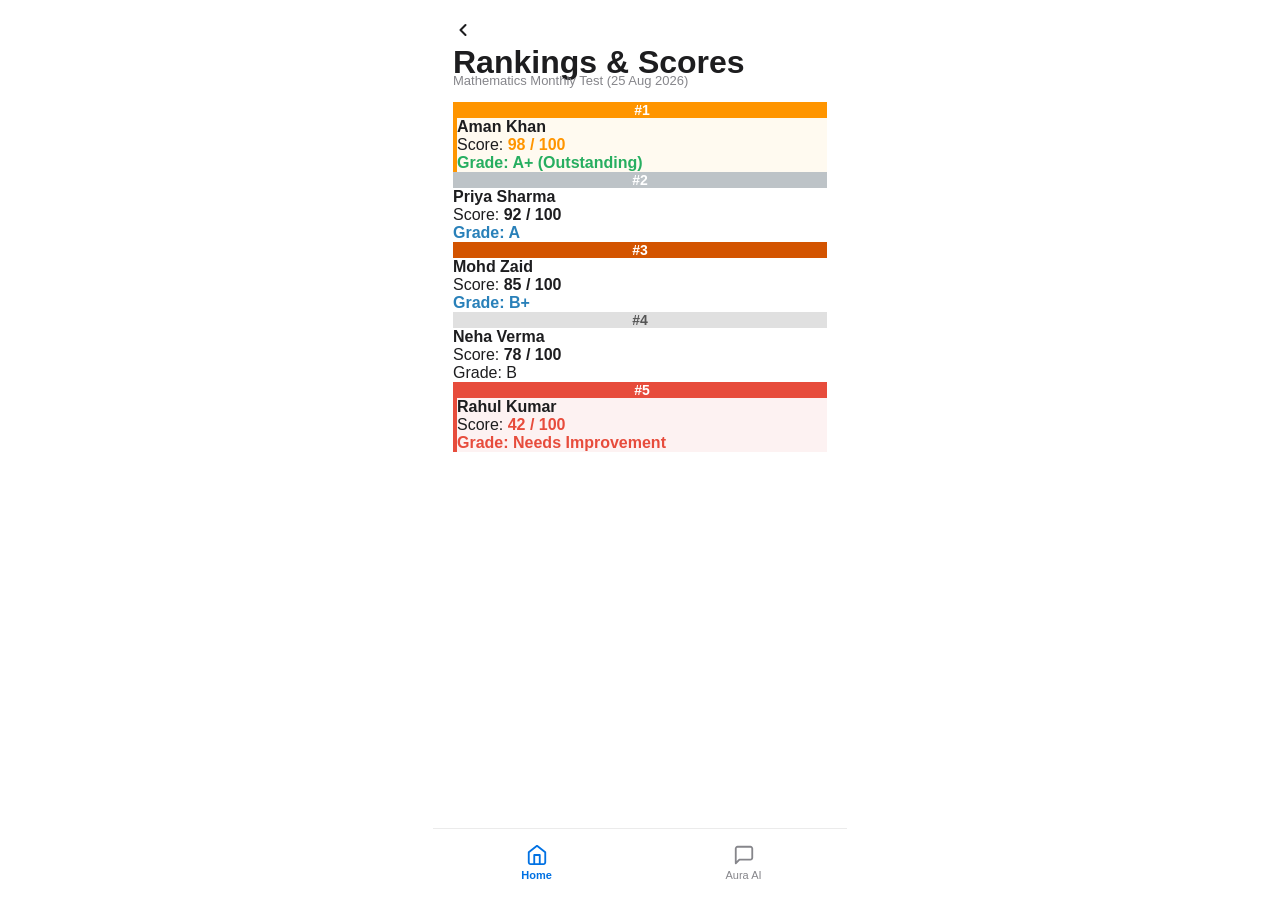
<file: exam-detail.html>
<!DOCTYPE html>
<html lang="en">
<head>
    <meta charset="UTF-8">
    <meta name="viewport" content="width=device-width, initial-scale=1.0">
    <title>Exam Rankings - Soheb Coaching</title>
    <link rel="stylesheet" href="style.css">
</head>
<body>

    <div class="app-container">
        
        <!-- Header with Back Button -->
        <div class="top-nav-bar">
            <a href="result-report.html" class="apple-back-btn">
                <svg width="20" height="20" viewBox="0 0 24 24" fill="none" xmlns="http://www.w3.org/2000/svg">
                    <path d="M15 18L9 12L15 6" stroke="#1d1d1f" stroke-width="2.5" stroke-linecap="round" stroke-linejoin="round"/>
                </svg>
            </a>
        </div>

        <div class="page-title-container">
            <h1>Rankings & Scores</h1>
            <p style="font-size: 13px; color: #86868b; margin-top: -8px; margin-bottom: 14px;">Mathematics Monthly Test (25 Aug 2026)</p>
        </div>

        <!-- Student Rankings List (Top to Bottom/Bed rank) -->
        <div class="records-list" style="padding-bottom: 30px;">
            
            <!-- Rank 1 (Toper) -->
            <div class="student-card" style="border-left: 4px solid #ff9500; background-color: #fffaf0;">
                <div class="student-avatar" style="background: #ff9500; color: white; font-weight: bold; display: flex; align-items: center; justify-content: center; font-size: 14px;">
                    #1
                </div>
                <div class="student-info">
                    <h4>Aman Khan</h4>
                    <p>Score: <strong style="color: #ff9500;">98 / 100</strong></p>
                    <span class="join-date" style="color: #27ae60; font-weight: 600;">Grade: A+ (Outstanding)</span>
                </div>
            </div>

            <!-- Rank 2 -->
            <div class="student-card">
                <div class="student-avatar" style="background: #bdc3c7; color: white; font-weight: bold; display: flex; align-items: center; justify-content: center; font-size: 14px;">
                    #2
                </div>
                <div class="student-info">
                    <h4>Priya Sharma</h4>
                    <p>Score: <strong>92 / 100</strong></p>
                    <span class="join-date" style="color: #2980b9; font-weight: 600;">Grade: A</span>
                </div>
            </div>

            <!-- Rank 3 -->
            <div class="student-card">
                <div class="student-avatar" style="background: #d35400; color: white; font-weight: bold; display: flex; align-items: center; justify-content: center; font-size: 14px;">
                    #3
                </div>
                <div class="student-info">
                    <h4>Mohd Zaid</h4>
                    <p>Score: <strong>85 / 100</strong></p>
                    <span class="join-date" style="color: #2980b9; font-weight: 600;">Grade: B+</span>
                </div>
            </div>

            <!-- Rank 4 -->
            <div class="student-card">
                <div class="student-avatar" style="background: #e0e0e0; color: #555; font-weight: bold; display: flex; align-items: center; justify-content: center; font-size: 14px;">
                    #4
                </div>
                <div class="student-info">
                    <h4>Neha Verma</h4>
                    <p>Score: <strong>78 / 100</strong></p>
                    <span class="join-date">Grade: B</span>
                </div>
            </div>

            <!-- Rank 5 (Lowest / Bed Rank Example) -->
            <div class="student-card" style="border-left: 4px solid #e74c3c; background-color: #fdf2f2;">
                <div class="student-avatar" style="background: #e74c3c; color: white; font-weight: bold; display: flex; align-items: center; justify-content: center; font-size: 14px;">
                    #5
                </div>
                <div class="student-info">
                    <h4>Rahul Kumar</h4>
                    <p>Score: <strong style="color: #e74c3c;">42 / 100</strong></p>
                    <span class="join-date" style="color: #e74c3c; font-weight: 600;">Grade: Needs Improvement</span>
                </div>
            </div>

        </div>

        <!-- Bottom Navigation -->
        <div class="light-nav">
            <a href="index.html" class="nav-item active">
                <svg width="22" height="22" viewBox="0 0 24 24" fill="none" xmlns="http://www.w3.org/2000/svg">
                    <path d="M3 9L12 2L21 9V20C21 20.5304 20.7893 21.0391 20.4142 21.4142C20.0391 21.7893 19.5304 22 19 22H5C4.46957 22 3.96086 21.7893 3.58579 21.4142C3.21071 21.0391 3 20.5304 3 20V9Z" stroke="currentColor" stroke-width="2" stroke-linecap="round" stroke-linejoin="round"/>
                    <path d="M9 22V12H15V22" stroke="currentColor" stroke-width="2" stroke-linecap="round" stroke-linejoin="round"/>
                </svg>
                <span>Home</span>
            </a>
            <a href="ai-chat.html" class="nav-item">
                <svg width="22" height="22" viewBox="0 0 24 24" fill="none" xmlns="http://www.w3.org/2000/svg">
                    <path d="M21 15C21 15.5304 20.7893 16.0391 20.4142 16.4142C20.0391 16.7893 19.5304 17 19 17H7L3 21V5C3 4.46957 3.21071 3.96086 3.58579 3.58579C3.96086 3.21071 4.46957 3 5 3H19C19.5304 3 20.0391 3.21071 20.4142 3.58579C20.7893 3.96086 21 4.46957 21 5V15Z" stroke="currentColor" stroke-width="2" stroke-linecap="round" stroke-linejoin="round"/>
                </svg>
                <span>Aura AI</span>
            </a>
        </div>

    </div>

</body>
</html>
</file>
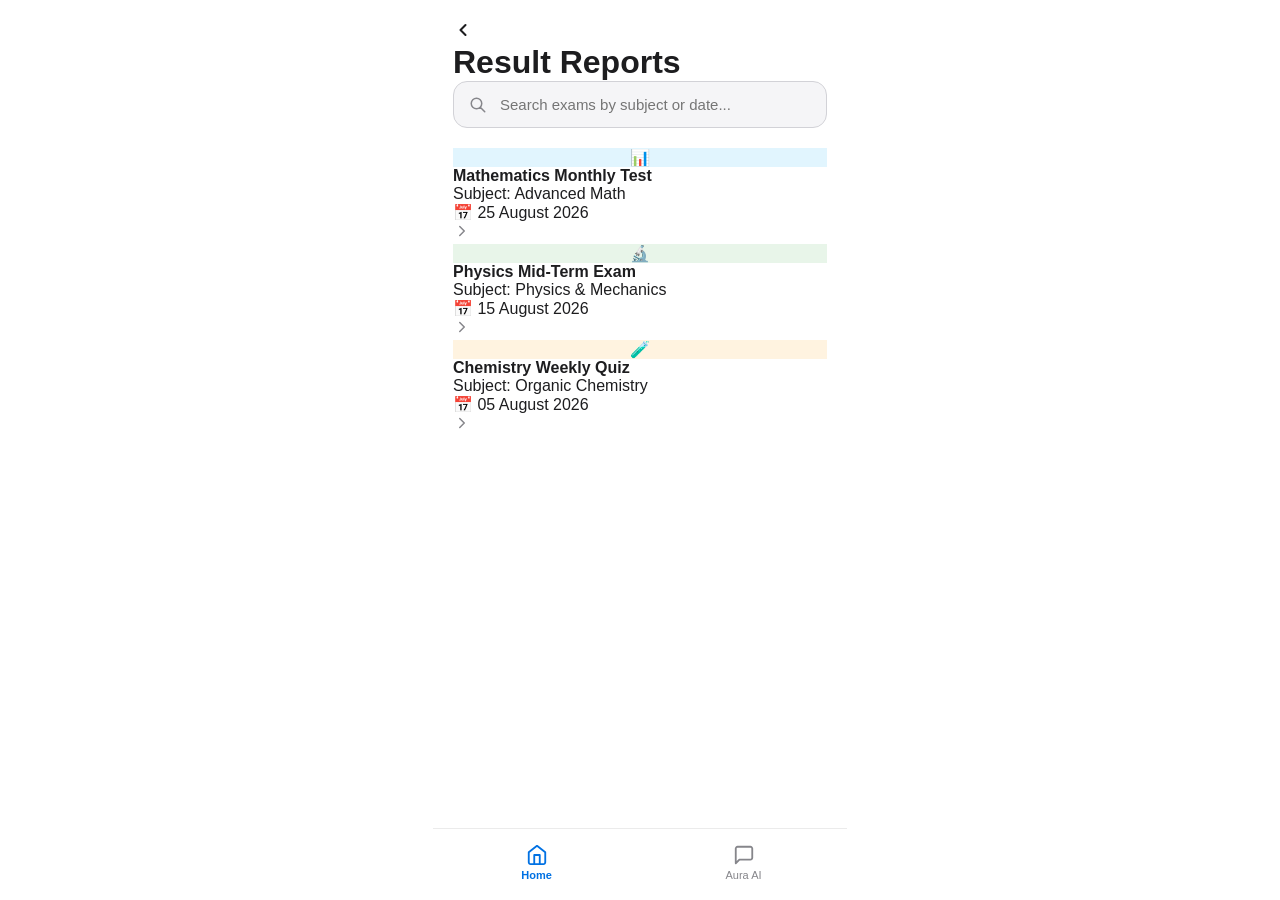
<file: result-report.html>
<!DOCTYPE html>
<html lang="en">
<head>
    <meta charset="UTF-8">
    <meta name="viewport" content="width=device-width, initial-scale=1.0">
    <title>Result Reports - Soheb Coaching</title>
    <link rel="stylesheet" href="style.css">
</head>
<body>

    <div class="app-container">
        
        <!-- Header with Back Button -->
        <div class="top-nav-bar">
            <a href="index.html" class="apple-back-btn">
                <svg width="20" height="20" viewBox="0 0 24 24" fill="none" xmlns="http://www.w3.org/2000/svg">
                    <path d="M15 18L9 12L15 6" stroke="#1d1d1f" stroke-width="2.5" stroke-linecap="round" stroke-linejoin="round"/>
                </svg>
            </a>
        </div>

        <div class="page-title-container">
            <h1>Result Reports</h1>
        </div>

        <!-- Search Exam -->
        <div class="search-container">
            <svg class="search-icon" width="18" height="18" viewBox="0 0 24 24" fill="none" xmlns="http://www.w3.org/2000/svg">
                <path d="M21 21L15 15M17 10C17 13.866 13.866 17 10 17C6.13401 17 3 13.866 3 10C3 6.13401 6.13401 3 10 3C13.866 3 17 6.13401 17 10Z" stroke="#86868b" stroke-width="2" stroke-linecap="round" stroke-linejoin="round"/>
            </svg>
            <input type="text" placeholder="Search exams by subject or date...">
        </div>

        <!-- Exam List Container -->
        <div class="records-list" style="padding-bottom: 30px;">
            
            <!-- Exam Item 1 -->
            <div class="student-card" onclick="window.location.href='exam-details.html?exam=math'">
                <div class="student-avatar" style="background: #e1f5fe; display: flex; align-items: center; justify-content: center; color: #0288d1; font-weight: bold;">
                    📊
                </div>
                <div class="student-info">
                    <h4>Mathematics Monthly Test</h4>
                    <p>Subject: Advanced Math</p>
                    <span class="join-date">📅 25 August 2026</span>
                </div>
                <div style="color: #86868b;">
                    <svg width="18" height="18" viewBox="0 0 24 24" fill="none" stroke="currentColor" stroke-width="2" stroke-linecap="round" stroke-linejoin="round"><path d="M9 18l6-6-6-6"/></svg>
                </div>
            </div>

            <!-- Exam Item 2 -->
            <div class="student-card" onclick="window.location.href='exam-details.html?exam=physics'">
                <div class="student-avatar" style="background: #e8f5e9; display: flex; align-items: center; justify-content: center; color: #388e3c; font-weight: bold;">
                    🔬
                </div>
                <div class="student-info">
                    <h4>Physics Mid-Term Exam</h4>
                    <p>Subject: Physics & Mechanics</p>
                    <span class="join-date">📅 15 August 2026</span>
                </div>
                <div style="color: #86868b;">
                    <svg width="18" height="18" viewBox="0 0 24 24" fill="none" stroke="currentColor" stroke-width="2" stroke-linecap="round" stroke-linejoin="round"><path d="M9 18l6-6-6-6"/></svg>
                </div>
            </div>

            <!-- Exam Item 3 -->
            <div class="student-card" onclick="window.location.href='exam-details.html?exam=chemistry'">
                <div class="student-avatar" style="background: #fff3e0; display: flex; align-items: center; justify-content: center; color: #f57c00; font-weight: bold;">
                    🧪
                </div>
                <div class="student-info">
                    <h4>Chemistry Weekly Quiz</h4>
                    <p>Subject: Organic Chemistry</p>
                    <span class="join-date">📅 05 August 2026</span>
                </div>
                <div style="color: #86868b;">
                    <svg width="18" height="18" viewBox="0 0 24 24" fill="none" stroke="currentColor" stroke-width="2" stroke-linecap="round" stroke-linejoin="round"><path d="M9 18l6-6-6-6"/></svg>
                </div>
            </div>

        </div>

        <!-- Bottom Navigation -->
        <div class="light-nav">
            <a href="home.html" class="nav-item active">
                <svg width="22" height="22" viewBox="0 0 24 24" fill="none" xmlns="http://www.w3.org/2000/svg">
                    <path d="M3 9L12 2L21 9V20C21 20.5304 20.7893 21.0391 20.4142 21.4142C20.0391 21.7893 19.5304 22 19 22H5C4.46957 22 3.96086 21.7893 3.58579 21.4142C3.21071 21.0391 3 20.5304 3 20V9Z" stroke="currentColor" stroke-width="2" stroke-linecap="round" stroke-linejoin="round"/>
                    <path d="M9 22V12H15V22" stroke="currentColor" stroke-width="2" stroke-linecap="round" stroke-linejoin="round"/>
                </svg>
                <span>Home</span>
            </a>
            <a href="ai-chat.html" class="nav-item">
                <svg width="22" height="22" viewBox="0 0 24 24" fill="none" xmlns="http://www.w3.org/2000/svg">
                    <path d="M21 15C21 15.5304 20.7893 16.0391 20.4142 16.4142C20.0391 16.7893 19.5304 17 19 17H7L3 21V5C3 4.46957 3.21071 3.96086 3.58579 3.58579C3.96086 3.21071 4.46957 3 5 3H19C19.5304 3 20.0391 3.21071 20.4142 3.58579C20.7893 3.96086 21 4.46957 21 5V15Z" stroke="currentColor" stroke-width="2" stroke-linecap="round" stroke-linejoin="round"/>
                </svg>
                <span>Aura AI</span>
            </a>
        </div>

    </div>

</body>
</html>
</file>
<file: style.css>
/* ==========================================
   SOHEB COACHING - APPLE iOS PREMIUM STYLES
   ========================================== */

* {
    margin: 0;
    padding: 0;
    box-sizing: border-box;
    font-family: -apple-system, BlinkMacSystemFont, "SF Pro Display", "SF Pro Text", "Helvetica Neue", sans-serif;
    -webkit-font-smoothing: antialiased;
}

/* Chrome/Mobile ka black background white kar diya gaya hai */
body {
    background-color: #ffffff;
    color: #1d1d1f;
    min-height: 100vh;
    overflow-x: hidden;
    overflow-y: auto;
}

/* Apple Device Mockup Frame (Fixed height hata kar auto kar diya hai taaki poora scroll ho) */
.app-container {
    width: 100%;
    max-width: 414px;
    min-height: 100vh;
    margin: 0 auto;
    background-color: #ffffff;
    color: #1d1d1f;
    display: flex;
    flex-direction: column;
    padding: 20px 20px 120px 20px; 
    position: relative;
}

.app-container::-webkit-scrollbar { display: none; }

/* ================= SPLASH SCREEN (APPLE THEME) ================= */
#splash-screen {
    position: fixed;
    top: 0;
    left: 0;
    width: 100%;
    height: 100vh;
    background: #ffffff;
    color: #1d1d1f;
    display: flex;
    flex-direction: column;
    justify-content: center;
    align-items: center;
    z-index: 9999;
    transition: opacity 0.6s cubic-bezier(0.16, 1, 0.3, 1);
    text-align: center;
    padding: 20px;
}

.splash-logo-box {
    width: 88px;
    height: 88px;
    background: rgba(0, 113, 227, 0.08);
    backdrop-filter: blur(25px);
    -webkit-backdrop-filter: blur(25px);
    border: 1px solid rgba(0, 113, 227, 0.15);
    border-radius: 22px;
    display: flex;
    align-items: center;
    justify-content: center;
    margin-bottom: 24px;
    box-shadow: 0 20px 40px rgba(0,0,0,0.06);
}

.splash-title {
    font-size: 32px;
    font-weight: 700;
    letter-spacing: -0.8px;
    margin-bottom: 8px;
    color: #1d1d1f;
}

.splash-subtitle {
    font-size: 15px;
    color: #86868b;
    font-weight: 400;
    letter-spacing: -0.2px;
}

.powered-by {
    position: absolute;
    bottom: 40px;
    font-size: 12px;
    color: #aeaeb2;
    letter-spacing: 0.6px;
    text-transform: uppercase;
}

/* ================= HEADERS & UI ELEMENTS ================= */
.app-header {
    display: flex;
    justify-content: space-between;
    align-items: center;
    margin-top: 5px;
    margin-bottom: 16px;
}

.app-header h1 {
    font-size: 28px;
    font-weight: 700;
    letter-spacing: -0.6px;
    color: #1d1d1f;
}

.avatar-badge {
    width: 42px;
    height: 42px;
    background: linear-gradient(135deg, #0071e3, #42aaff);
    border-radius: 50%;
    display: flex;
    justify-content: center;
    align-items: center;
    font-size: 15px;
    font-weight: 600;
    color: #fff;
    box-shadow: 0 4px 12px rgba(0, 113, 227, 0.3);
}

.search-container {
    position: relative;
    margin-bottom: 20px;
}

.search-container input {
    width: 100%;
    padding: 14px 16px 14px 46px;
    background-color: #f5f5f7;
    border: 1px solid #d2d2d7;
    border-radius: 14px;
    color: #1d1d1f;
    font-size: 15px;
    outline: none;
    transition: all 0.2s ease;
}

.search-container input:focus {
    border-color: #0071e3;
    background-color: #ffffff;
    box-shadow: 0 0 0 4px rgba(0, 113, 227, 0.12);
}

.search-icon {
    position: absolute;
    left: 16px;
    top: 50%;
    transform: translateY(-50%);
    color: #86868b;
}

/* ================= CARDS & SECTIONS ================= */
.banner-scroll-container {
    display: flex;
    gap: 14px;
    overflow-x: auto;
    margin-bottom: 24px;
    padding-bottom: 4px;
    scroll-snap-type: x mandatory;
}

.banner-card {
    min-width: 240px;
    height: 150px;
    border-radius: 20px;
    padding: 20px;
    display: flex;
    flex-direction: column;
    justify-content: flex-end;
    position: relative;
    box-shadow: 0 10px 25px rgba(0,0,0,0.08);
    color: #fff;
    scroll-snap-align: start;
}

.banner-1 { background: linear-gradient(135deg, #1d1d1f, #434345); }
.banner-2 { background: linear-gradient(135deg, #0071e3, #0040dd); }

.banner-tag {
    background: rgba(255, 255, 255, 0.2);
    backdrop-filter: blur(10px);
    -webkit-backdrop-filter: blur(10px);
    color: #ffffff;
    font-size: 10px;
    padding: 4px 10px;
    border-radius: 6px;
    font-weight: 600;
    margin-bottom: 8px;
    display: inline-block;
    width: fit-content;
}

.banner-content h3 { font-size: 17px; font-weight: 600; margin-bottom: 2px; }
.banner-content p { font-size: 12px; color: #d2d2d7; }

.section-title {
    font-size: 20px;
    font-weight: 700;
    margin-bottom: 14px;
    color: #1d1d1f;
    letter-spacing: -0.4px;
}

.grid-menu {
    display: grid;
    grid-template-columns: 1fr 1fr;
    gap: 14px;
    padding-bottom: 20px;
}

.light-card {
    border-radius: 20px;
    padding: 20px 16px;
    height: 175px; 
    display: flex;
    flex-direction: column;
    justify-content: space-between;
    cursor: pointer;
    transition: transform 0.2s ease, box-shadow 0.2s ease;
}

.light-card:active { transform: scale(0.97); }

.blue-tint { background-color: #f0f7ff; border: 1px solid #b3d7ff; }
.green-tint { background-color: #f2f9f4; border: 1px solid #bfead0; }
.orange-tint { background-color: #fdf8f0; border: 1px solid #ffe0b2; }

.illustration-box {
    width: 48px;
    height: 48px;
    border-radius: 14px;
    display: flex;
    align-items: center;
    justify-content: center;
    background-color: #ffffff;
    box-shadow: 0 4px 12px rgba(0,0,0,0.05);
}

.card-text h4 { font-size: 16px; font-weight: 600; color: #1d1d1f; margin-bottom: 3px; }
.card-text p { font-size: 12px; color: #86868b; font-weight: 500; }

/* ================= BOTTOM NAVIGATION ================= */
.light-nav {
    position: fixed;
    bottom: 0;
    left: 50%;
    transform: translateX(-50%);
    width: 100%;
    max-width: 414px;
    height: 72px;
    background: rgba(255, 255, 255, 0.85);
    backdrop-filter: blur(25px);
    -webkit-backdrop-filter: blur(25px);
    border-top: 1px solid rgba(0,0,0,0.08);
    display: flex;
    justify-content: space-around;
    align-items: center;
    padding-bottom: 4px;
    z-index: 1000;
}

.nav-item {
    text-decoration: none;
    color: #86868b;
    text-align: center;
    font-size: 11px;
    display: flex;
    flex-direction: column;
    align-items: center;
    justify-content: center;
    width: 50%;
    font-weight: 500;
}

.nav-item.active { color: #0071e3; font-weight: 600; }
.nav-item svg { margin-bottom: 3px; }
</file>
